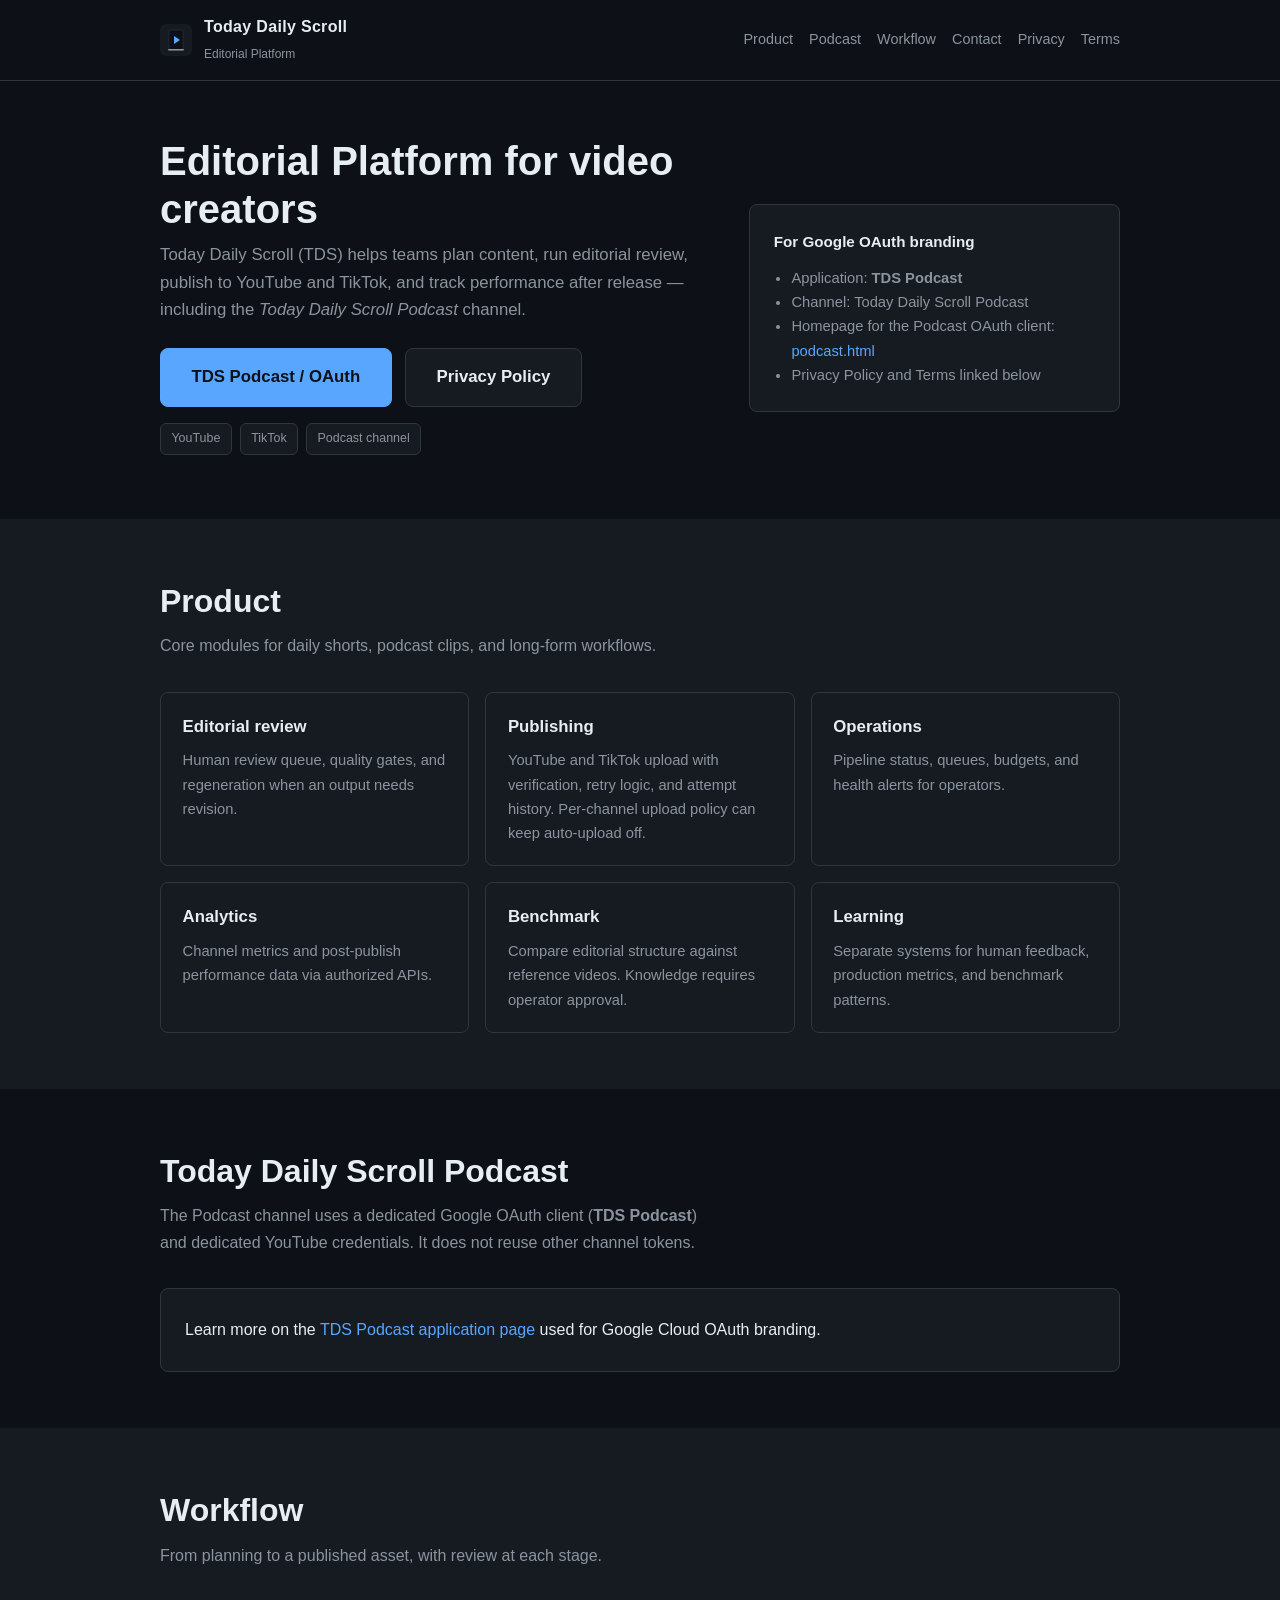
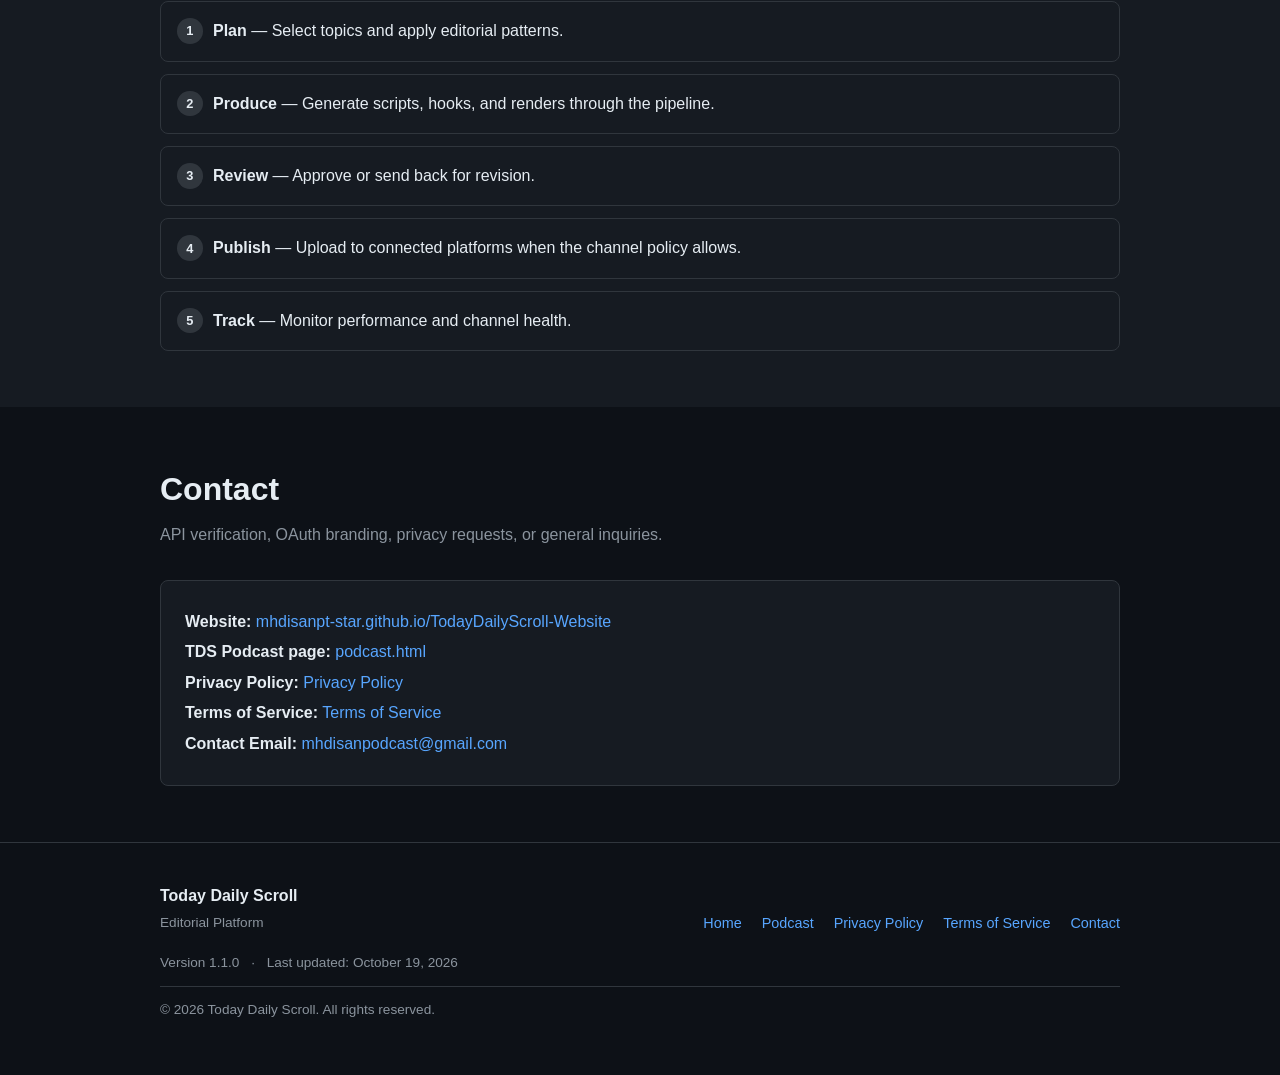
<file: index.html>
<!DOCTYPE html>
<html lang="en">
<head>
  <meta charset="UTF-8" />
  <meta name="viewport" content="width=device-width, initial-scale=1.0" />
  <title>Today Daily Scroll — Editorial Platform for video creators</title>
  <meta name="description" content="Today Daily Scroll (TDS) is an Editorial Platform for planning, reviewing, publishing, and tracking short-form and long-form video content on YouTube and TikTok, including Today Daily Scroll Podcast." />
  <meta name="theme-color" content="#0d1117" />
  <link rel="icon" type="image/svg+xml" href="assets/favicon.svg" />
  <link rel="apple-touch-icon" href="assets/logo.svg" />
  <meta property="og:type" content="website" />
  <meta property="og:title" content="Today Daily Scroll" />
  <meta property="og:description" content="Editorial Platform for planning, reviewing, publishing, and tracking video content." />
  <meta property="og:image" content="assets/logo.svg" />
  <meta property="og:url" content="https://mhdisanpt-star.github.io/TodayDailyScroll-Website/" />
  <meta name="twitter:card" content="summary_large_image" />
  <meta name="twitter:title" content="Today Daily Scroll" />
  <meta name="twitter:description" content="Editorial Platform for video creators." />
  <meta name="twitter:image" content="assets/logo.svg" />
  <link rel="stylesheet" href="assets/style.css" />
  <meta name="google-site-verification" content="w-N6BHMYn5jl2jVueFHNthg6wjy0hJuz6-p8N_y-hfU" />
</head>
<body>
  <a class="skip-link" href="#main-content">Skip to main content</a>
  <header class="site-header">
    <div class="container header-inner">
      <a class="brand" href="index.html" aria-label="Today Daily Scroll home">
        <img src="assets/logo.svg" alt="" width="32" height="32" />
        <div class="brand-text">
          <strong>Today Daily Scroll</strong>
          <span>Editorial Platform</span>
        </div>
      </a>
      <nav class="nav" aria-label="Main navigation">
        <a href="#product">Product</a>
        <a href="#podcast">Podcast</a>
        <a href="#workflow">Workflow</a>
        <a href="#contact">Contact</a>
        <a href="privacy.html">Privacy</a>
        <a href="terms.html">Terms</a>
      </nav>
    </div>
  </header>

  <main id="main-content">
    <section class="hero" id="top">
      <div class="container hero-grid">
        <div>
          <h1>Editorial Platform for video creators</h1>
          <p class="lead">
            Today Daily Scroll (TDS) helps teams plan content, run editorial review,
            publish to YouTube and TikTok, and track performance after release —
            including the <em>Today Daily Scroll Podcast</em> channel.
          </p>
          <div class="hero-cta">
            <a class="btn btn-primary btn-lg" href="podcast.html">TDS Podcast / OAuth</a>
            <a class="btn btn-secondary btn-lg" href="privacy.html">Privacy Policy</a>
          </div>
          <div class="badges" aria-label="Supported platforms">
            <span class="badge">YouTube</span>
            <span class="badge">TikTok</span>
            <span class="badge">Podcast channel</span>
          </div>
        </div>
        <aside class="hero-card" aria-label="For Google OAuth branding">
          <h2>For Google OAuth branding</h2>
          <ul>
            <li>Application: <strong>TDS Podcast</strong></li>
            <li>Channel: Today Daily Scroll Podcast</li>
            <li>Homepage for the Podcast OAuth client: <a href="podcast.html">podcast.html</a></li>
            <li>Privacy Policy and Terms linked below</li>
          </ul>
        </aside>
      </div>
    </section>

    <section id="product">
      <div class="container">
        <h2 class="section-title">Product</h2>
        <p class="section-desc">Core modules for daily shorts, podcast clips, and long-form workflows.</p>
        <div class="grid-3">
          <article class="card">
            <h3>Editorial review</h3>
            <p>Human review queue, quality gates, and regeneration when an output needs revision.</p>
          </article>
          <article class="card">
            <h3>Publishing</h3>
            <p>YouTube and TikTok upload with verification, retry logic, and attempt history. Per-channel upload policy can keep auto-upload off.</p>
          </article>
          <article class="card">
            <h3>Operations</h3>
            <p>Pipeline status, queues, budgets, and health alerts for operators.</p>
          </article>
          <article class="card">
            <h3>Analytics</h3>
            <p>Channel metrics and post-publish performance data via authorized APIs.</p>
          </article>
          <article class="card">
            <h3>Benchmark</h3>
            <p>Compare editorial structure against reference videos. Knowledge requires operator approval.</p>
          </article>
          <article class="card">
            <h3>Learning</h3>
            <p>Separate systems for human feedback, production metrics, and benchmark patterns.</p>
          </article>
        </div>
      </div>
    </section>

    <section id="podcast">
      <div class="container">
        <h2 class="section-title">Today Daily Scroll Podcast</h2>
        <p class="section-desc">
          The Podcast channel uses a dedicated Google OAuth client (<strong>TDS Podcast</strong>)
          and dedicated YouTube credentials. It does not reuse other channel tokens.
        </p>
        <div class="contact-box">
          <p>
            Learn more on the
            <a href="podcast.html">TDS Podcast application page</a>
            used for Google Cloud OAuth branding.
          </p>
        </div>
      </div>
    </section>

    <section id="workflow">
      <div class="container">
        <h2 class="section-title">Workflow</h2>
        <p class="section-desc">From planning to a published asset, with review at each stage.</p>
        <ol class="steps" aria-label="Editorial workflow steps">
          <li><strong>Plan</strong> — Select topics and apply editorial patterns.</li>
          <li><strong>Produce</strong> — Generate scripts, hooks, and renders through the pipeline.</li>
          <li><strong>Review</strong> — Approve or send back for revision.</li>
          <li><strong>Publish</strong> — Upload to connected platforms when the channel policy allows.</li>
          <li><strong>Track</strong> — Monitor performance and channel health.</li>
        </ol>
      </div>
    </section>

    <section id="contact">
      <div class="container">
        <h2 class="section-title">Contact</h2>
        <p class="section-desc">API verification, OAuth branding, privacy requests, or general inquiries.</p>
        <div class="contact-box">
          <p>
            <strong>Website:</strong>
            <a href="https://mhdisanpt-star.github.io/TodayDailyScroll-Website/">mhdisanpt-star.github.io/TodayDailyScroll-Website</a>
          </p>
          <p>
            <strong>TDS Podcast page:</strong>
            <a href="podcast.html">podcast.html</a>
          </p>
          <p>
            <strong>Privacy Policy:</strong>
            <a href="privacy.html">Privacy Policy</a>
          </p>
          <p>
            <strong>Terms of Service:</strong>
            <a href="terms.html">Terms of Service</a>
          </p>
          <p>
            <strong>Contact Email:</strong>
            <a href="mailto:mhdisanpodcast@gmail.com">mhdisanpodcast@gmail.com</a>
          </p>
        </div>
      </div>
    </section>
  </main>

  <footer class="site-footer">
    <div class="container">
      <div class="footer-grid">
        <div class="footer-brand">
          <strong>Today Daily Scroll</strong>
          <span>Editorial Platform</span>
        </div>
        <nav class="footer-links" aria-label="Footer navigation">
          <a href="index.html">Home</a>
          <a href="podcast.html">Podcast</a>
          <a href="privacy.html">Privacy Policy</a>
          <a href="terms.html">Terms of Service</a>
          <a href="#contact">Contact</a>
        </nav>
      </div>
      <p class="footer-meta">
        <span>Version 1.1.0</span>
        <span aria-hidden="true">·</span>
        <span>Last updated: <time datetime="2026-10-19">October 19, 2026</time></span>
      </p>
      <p class="footer-copy">© 2026 Today Daily Scroll. All rights reserved.</p>
    </div>
  </footer>
</body>
</html>
</file>
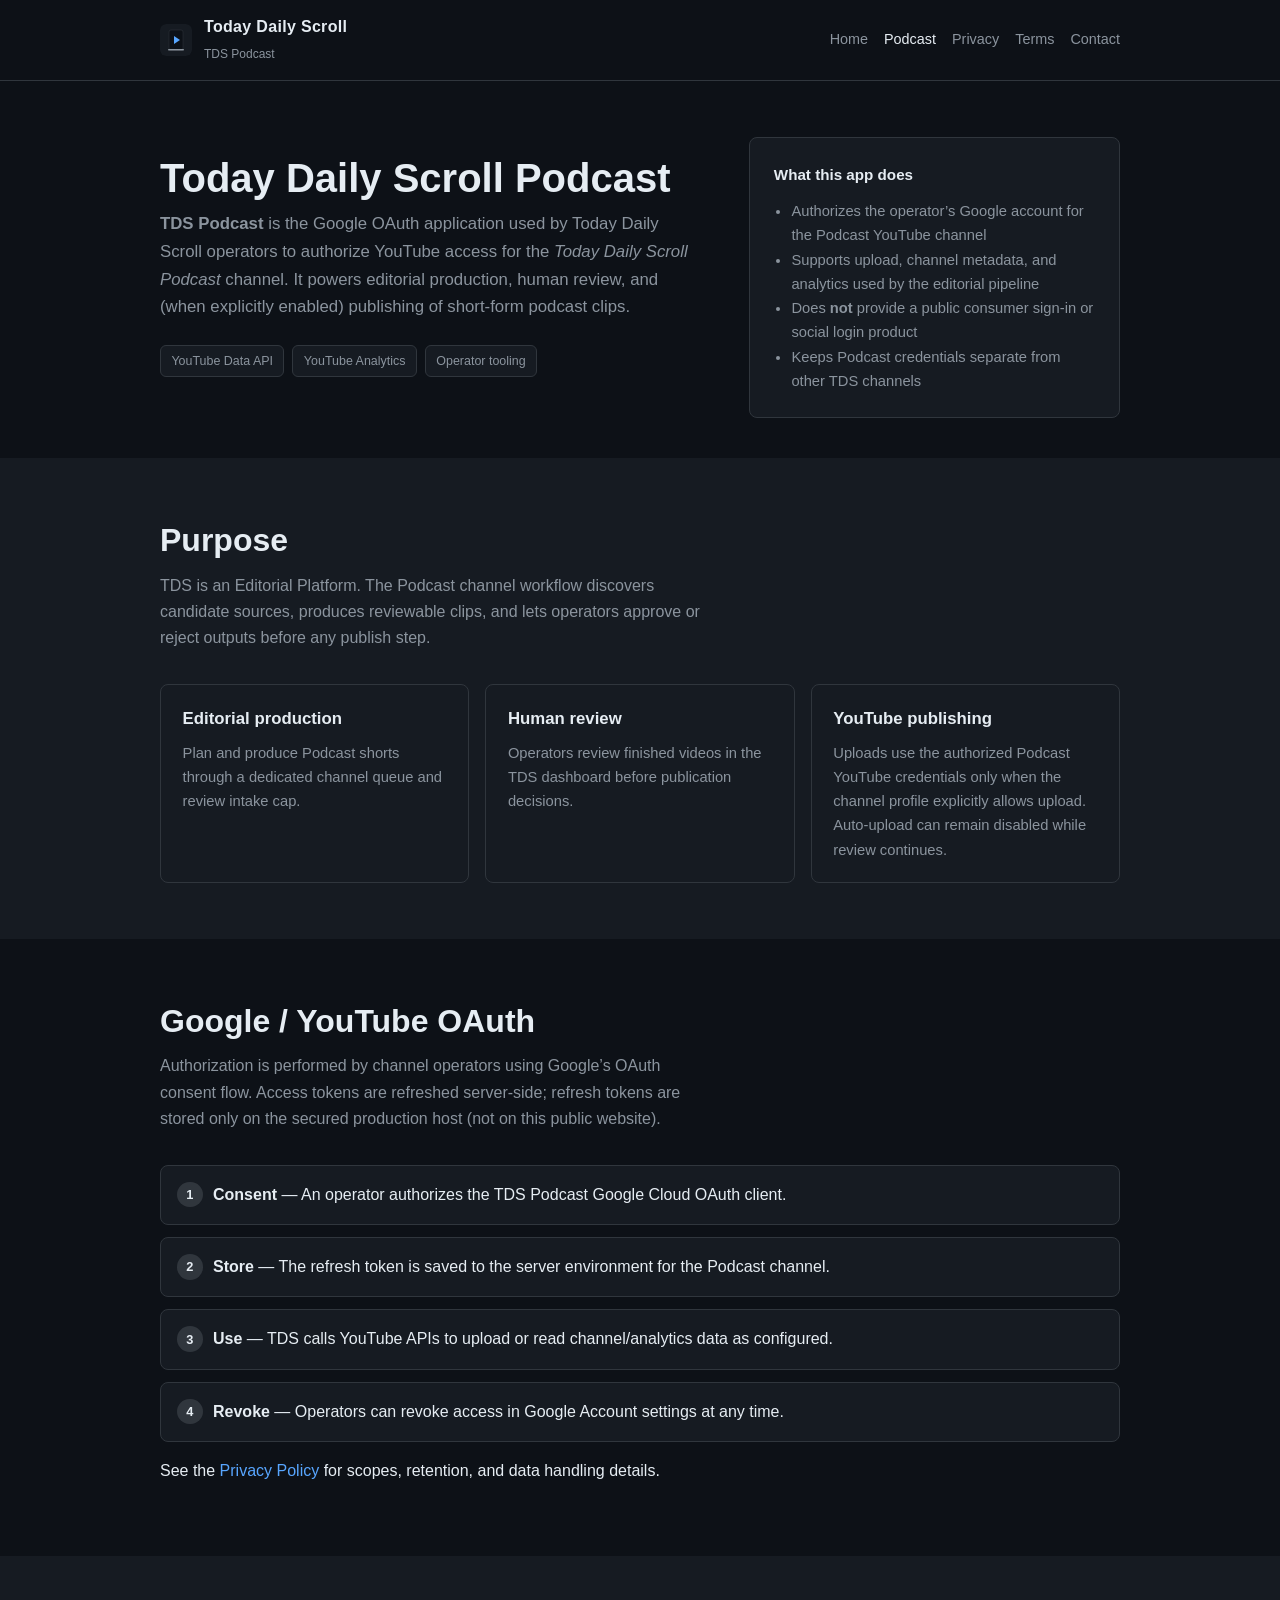
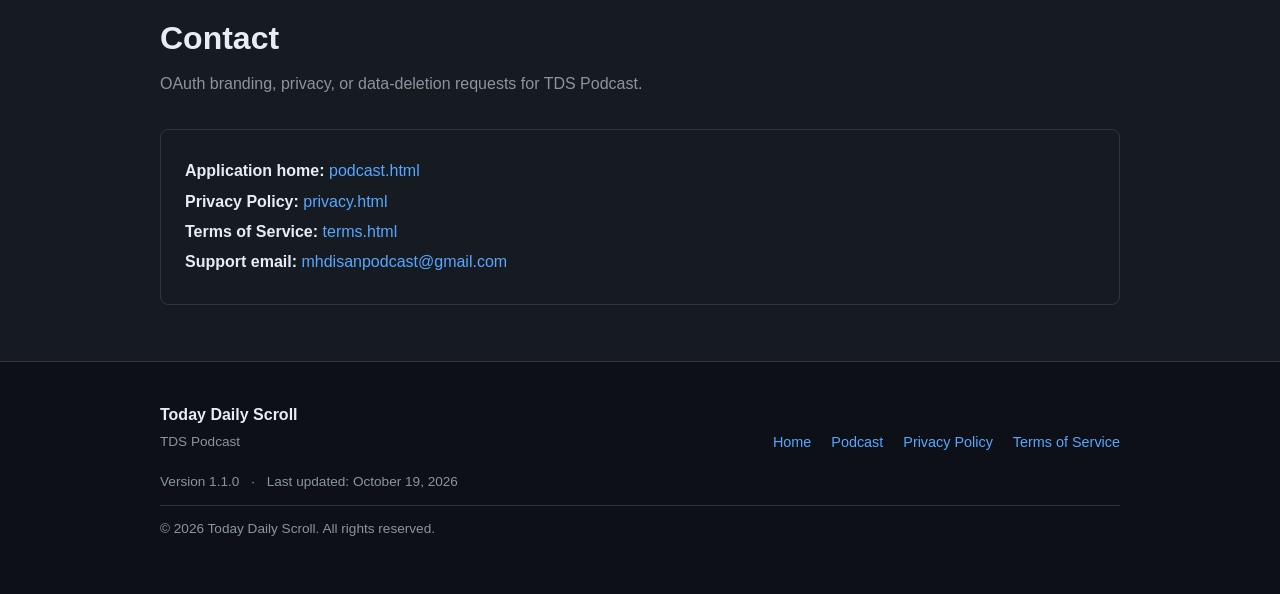
<file: podcast.html>
<!DOCTYPE html>
<html lang="en">
<head>
  <meta charset="UTF-8" />
  <meta name="viewport" content="width=device-width, initial-scale=1.0" />
  <title>TDS Podcast — Today Daily Scroll Podcast</title>
  <meta name="description" content="TDS Podcast is the Today Daily Scroll editorial publishing tool for the Today Daily Scroll Podcast YouTube channel. It uses Google OAuth to authorize YouTube upload and analytics for channel operators." />
  <meta name="theme-color" content="#0d1117" />
  <link rel="icon" type="image/svg+xml" href="assets/favicon.svg" />
  <link rel="apple-touch-icon" href="assets/logo.svg" />
  <meta property="og:type" content="website" />
  <meta property="og:title" content="TDS Podcast — Today Daily Scroll Podcast" />
  <meta property="og:description" content="Operator tooling for planning, reviewing, and publishing Today Daily Scroll Podcast videos to YouTube." />
  <meta property="og:image" content="assets/logo.svg" />
  <meta property="og:url" content="https://mhdisanpt-star.github.io/TodayDailyScroll-Website/podcast.html" />
  <meta name="twitter:card" content="summary" />
  <link rel="stylesheet" href="assets/style.css" />
</head>
<body>
  <a class="skip-link" href="#main-content">Skip to main content</a>
  <header class="site-header">
    <div class="container header-inner">
      <a class="brand" href="index.html" aria-label="Today Daily Scroll home">
        <img src="assets/logo.svg" alt="" width="32" height="32" />
        <div class="brand-text">
          <strong>Today Daily Scroll</strong>
          <span>TDS Podcast</span>
        </div>
      </a>
      <nav class="nav" aria-label="Main navigation">
        <a href="index.html">Home</a>
        <a href="podcast.html" class="active" aria-current="page">Podcast</a>
        <a href="privacy.html">Privacy</a>
        <a href="terms.html">Terms</a>
        <a href="#contact">Contact</a>
      </nav>
    </div>
  </header>

  <main id="main-content">
    <section class="hero" id="top">
      <div class="container hero-grid">
        <div>
          <h1>Today Daily Scroll Podcast</h1>
          <p class="lead">
            <strong>TDS Podcast</strong> is the Google OAuth application used by Today Daily Scroll
            operators to authorize YouTube access for the
            <em>Today Daily Scroll Podcast</em> channel. It powers editorial production, human
            review, and (when explicitly enabled) publishing of short-form podcast clips.
          </p>
          <div class="badges" aria-label="Application type">
            <span class="badge">YouTube Data API</span>
            <span class="badge">YouTube Analytics</span>
            <span class="badge">Operator tooling</span>
          </div>
        </div>
        <aside class="hero-card" aria-label="What this OAuth app does">
          <h2>What this app does</h2>
          <ul>
            <li>Authorizes the operator’s Google account for the Podcast YouTube channel</li>
            <li>Supports upload, channel metadata, and analytics used by the editorial pipeline</li>
            <li>Does <strong>not</strong> provide a public consumer sign-in or social login product</li>
            <li>Keeps Podcast credentials separate from other TDS channels</li>
          </ul>
        </aside>
      </div>
    </section>

    <section id="purpose">
      <div class="container">
        <h2 class="section-title">Purpose</h2>
        <p class="section-desc">
          TDS is an Editorial Platform. The Podcast channel workflow discovers candidate sources,
          produces reviewable clips, and lets operators approve or reject outputs before any publish step.
        </p>
        <div class="grid-3">
          <article class="card">
            <h3>Editorial production</h3>
            <p>Plan and produce Podcast shorts through a dedicated channel queue and review intake cap.</p>
          </article>
          <article class="card">
            <h3>Human review</h3>
            <p>Operators review finished videos in the TDS dashboard before publication decisions.</p>
          </article>
          <article class="card">
            <h3>YouTube publishing</h3>
            <p>
              Uploads use the authorized Podcast YouTube credentials only when the channel profile
              explicitly allows upload. Auto-upload can remain disabled while review continues.
            </p>
          </article>
        </div>
      </div>
    </section>

    <section id="oauth">
      <div class="container">
        <h2 class="section-title">Google / YouTube OAuth</h2>
        <p class="section-desc">
          Authorization is performed by channel operators using Google’s OAuth consent flow.
          Access tokens are refreshed server-side; refresh tokens are stored only on the secured
          production host (not on this public website).
        </p>
        <ol class="steps" aria-label="OAuth usage steps">
          <li><strong>Consent</strong> — An operator authorizes the TDS Podcast Google Cloud OAuth client.</li>
          <li><strong>Store</strong> — The refresh token is saved to the server environment for the Podcast channel.</li>
          <li><strong>Use</strong> — TDS calls YouTube APIs to upload or read channel/analytics data as configured.</li>
          <li><strong>Revoke</strong> — Operators can revoke access in Google Account settings at any time.</li>
        </ol>
        <p>
          See the <a href="privacy.html">Privacy Policy</a> for scopes, retention, and data handling details.
        </p>
      </div>
    </section>

    <section id="contact">
      <div class="container">
        <h2 class="section-title">Contact</h2>
        <p class="section-desc">
          OAuth branding, privacy, or data-deletion requests for TDS Podcast.
        </p>
        <div class="contact-box">
          <p>
            <strong>Application home:</strong>
            <a href="podcast.html">podcast.html</a>
          </p>
          <p>
            <strong>Privacy Policy:</strong>
            <a href="privacy.html">privacy.html</a>
          </p>
          <p>
            <strong>Terms of Service:</strong>
            <a href="terms.html">terms.html</a>
          </p>
          <p>
            <strong>Support email:</strong>
            <a href="mailto:mhdisanpodcast@gmail.com">mhdisanpodcast@gmail.com</a>
           
          </p>
        </div>
      </div>
    </section>
  </main>

  <footer class="site-footer">
    <div class="container">
      <div class="footer-grid">
        <div class="footer-brand">
          <strong>Today Daily Scroll</strong>
          <span>TDS Podcast</span>
        </div>
        <nav class="footer-links" aria-label="Footer navigation">
          <a href="index.html">Home</a>
          <a href="podcast.html" aria-current="page">Podcast</a>
          <a href="privacy.html">Privacy Policy</a>
          <a href="terms.html">Terms of Service</a>
        </nav>
      </div>
      <p class="footer-meta">
        <span>Version 1.1.0</span>
        <span aria-hidden="true">·</span>
        <span>Last updated: <time datetime="2026-10-19">October 19, 2026</time></span>
      </p>
      <p class="footer-copy">© 2026 Today Daily Scroll. All rights reserved.</p>
    </div>
  </footer>
</body>
</html>
</file>
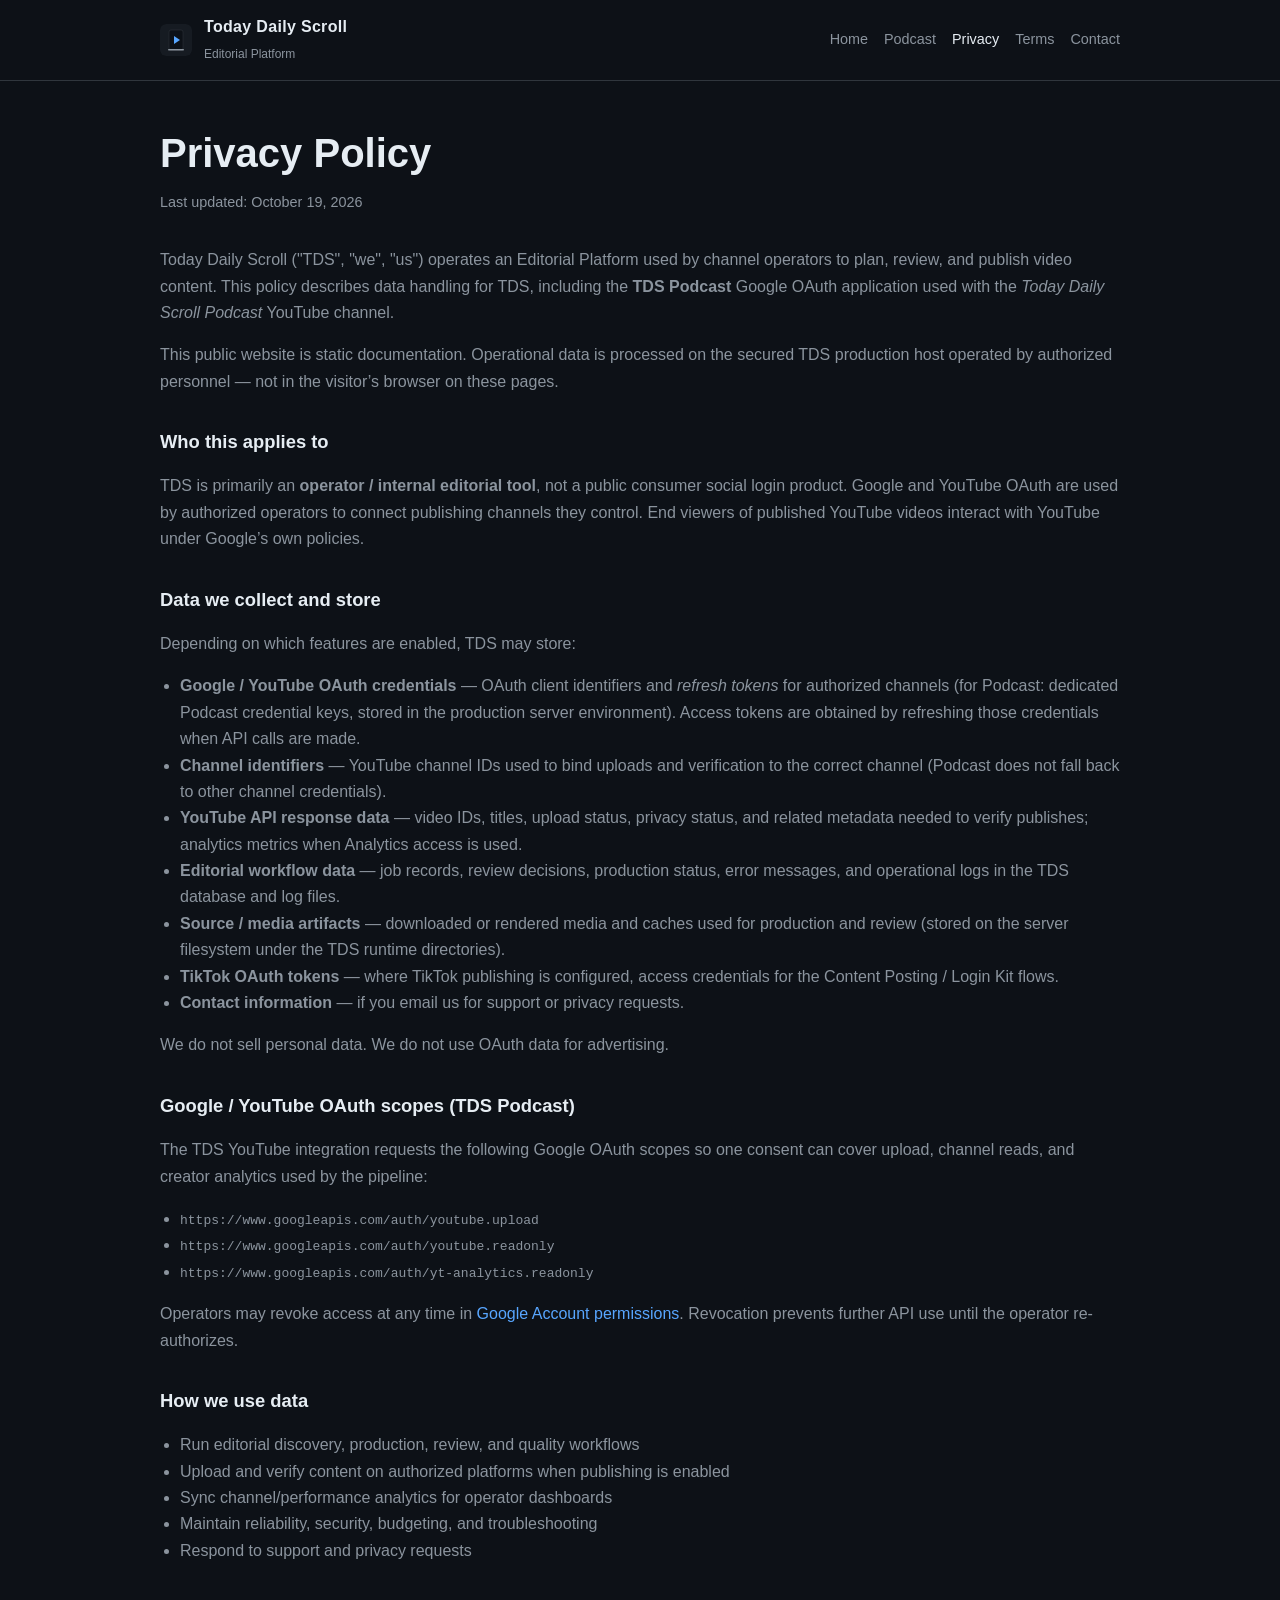
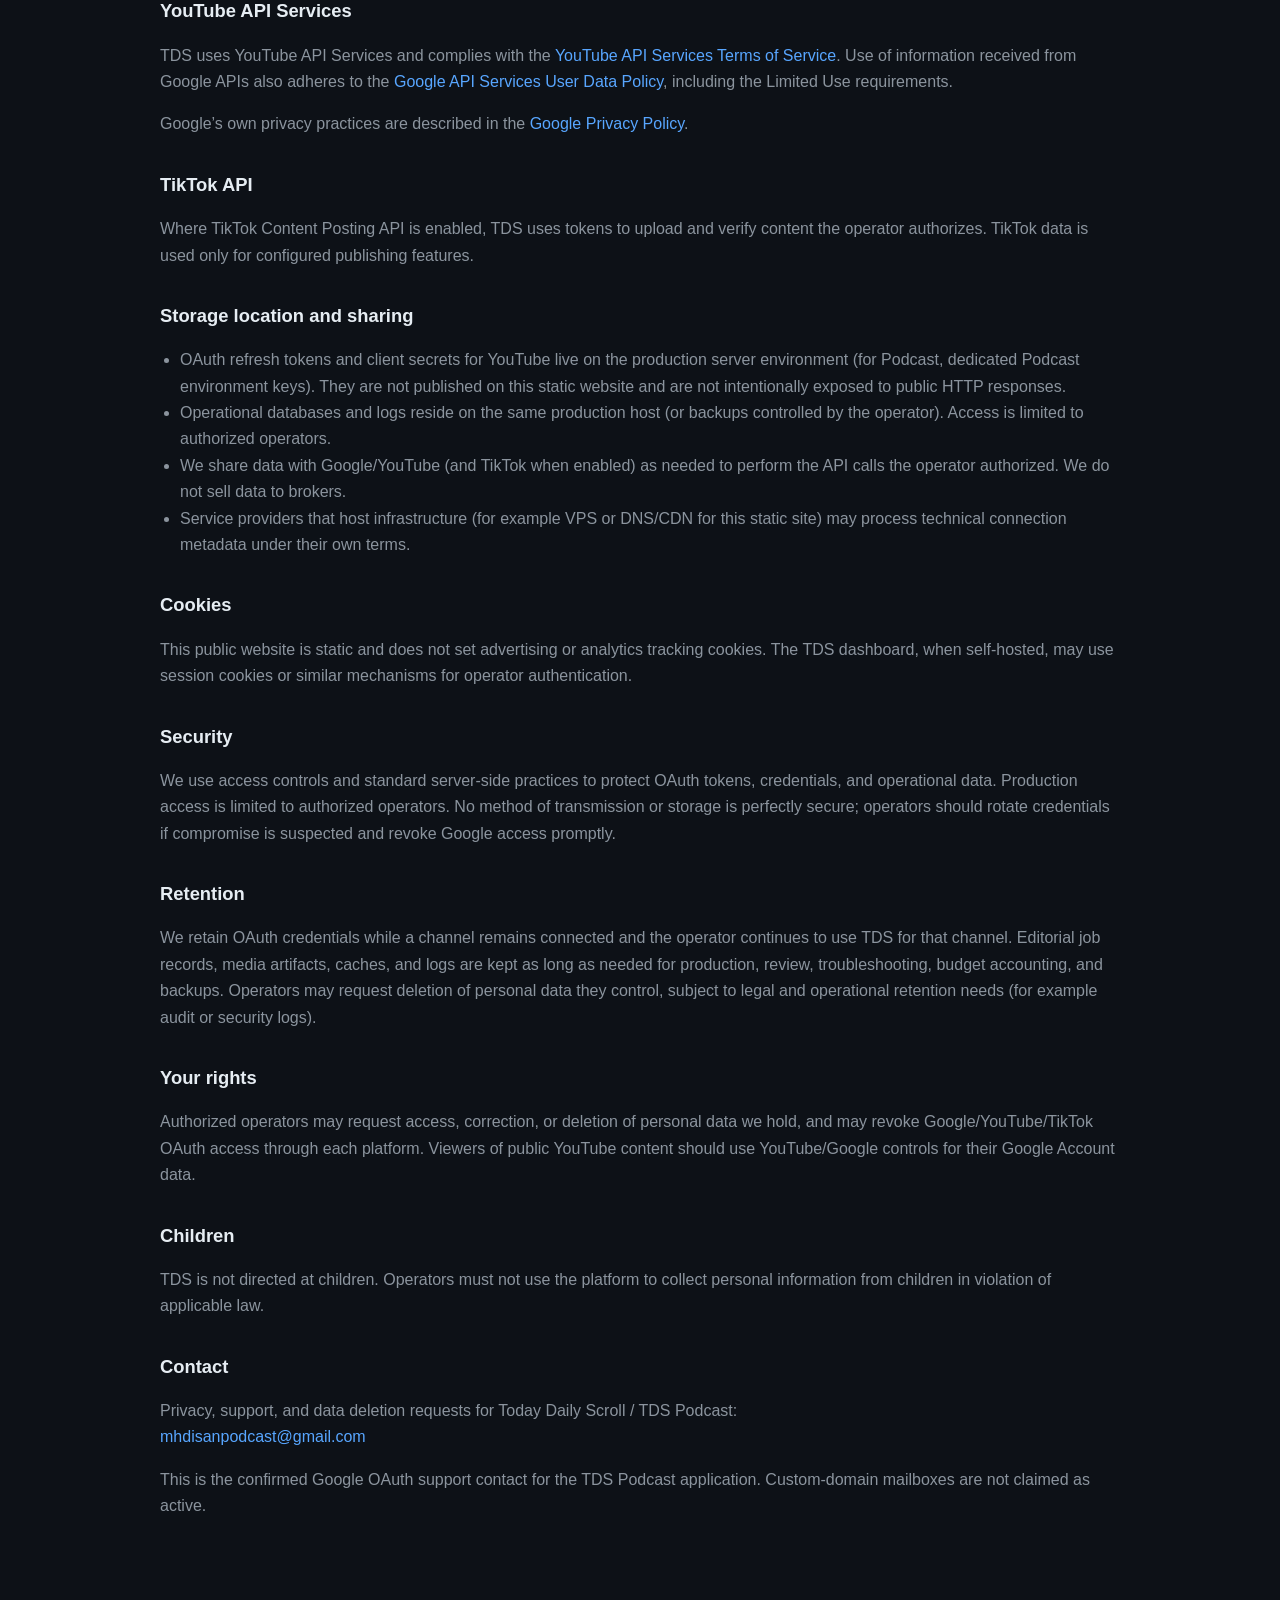
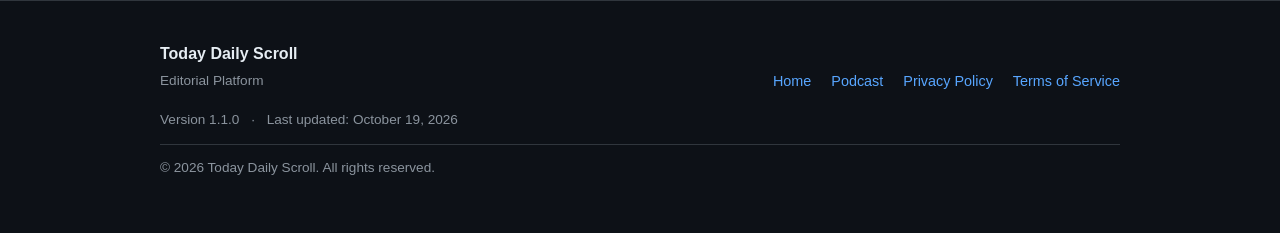
<file: privacy.html>
<!DOCTYPE html>
<html lang="en">
<head>
  <meta charset="UTF-8" />
  <meta name="viewport" content="width=device-width, initial-scale=1.0" />
  <title>Privacy Policy — Today Daily Scroll</title>
  <meta name="description" content="How Today Daily Scroll collects, stores, and uses data for editorial workflows, including Google/YouTube OAuth for TDS Podcast." />
  <meta name="theme-color" content="#0d1117" />
  <link rel="icon" type="image/svg+xml" href="assets/favicon.svg" />
  <meta property="og:title" content="Privacy Policy — Today Daily Scroll" />
  <meta property="og:description" content="Privacy Policy for Today Daily Scroll Editorial Platform and TDS Podcast." />
  <meta property="og:image" content="assets/logo.svg" />
  <meta name="twitter:card" content="summary" />
  <link rel="stylesheet" href="assets/style.css" />
</head>
<body>
  <a class="skip-link" href="#main-content">Skip to main content</a>
  <header class="site-header">
    <div class="container header-inner">
      <a class="brand" href="index.html" aria-label="Today Daily Scroll home">
        <img src="assets/logo.svg" alt="" width="32" height="32" />
        <div class="brand-text">
          <strong>Today Daily Scroll</strong>
          <span>Editorial Platform</span>
        </div>
      </a>
      <nav class="nav" aria-label="Main navigation">
        <a href="index.html">Home</a>
        <a href="podcast.html">Podcast</a>
        <a href="privacy.html" class="active" aria-current="page">Privacy</a>
        <a href="terms.html">Terms</a>
        <a href="index.html#contact">Contact</a>
      </nav>
    </div>
  </header>

  <main class="legal" id="main-content">
    <div class="container">
      <h1>Privacy Policy</h1>
      <p class="updated">Last updated: <time datetime="2026-10-19">October 19, 2026</time></p>

      <p>
        Today Daily Scroll ("TDS", "we", "us") operates an Editorial Platform used by channel
        operators to plan, review, and publish video content. This policy describes data handling
        for TDS, including the <strong>TDS Podcast</strong> Google OAuth application used with the
        <em>Today Daily Scroll Podcast</em> YouTube channel.
      </p>
      <p>
        This public website is static documentation. Operational data is processed on the secured
        TDS production host operated by authorized personnel — not in the visitor’s browser on these pages.
      </p>

      <h2>Who this applies to</h2>
      <p>
        TDS is primarily an <strong>operator / internal editorial tool</strong>, not a public consumer
        social login product. Google and YouTube OAuth are used by authorized operators to connect
        publishing channels they control. End viewers of published YouTube videos interact with
        YouTube under Google’s own policies.
      </p>

      <h2>Data we collect and store</h2>
      <p>Depending on which features are enabled, TDS may store:</p>
      <ul>
        <li>
          <strong>Google / YouTube OAuth credentials</strong> — OAuth client identifiers and
          <em>refresh tokens</em> for authorized channels (for Podcast: dedicated Podcast credential
          keys, stored in the production server environment). Access tokens are obtained by refreshing
          those credentials when API calls are made.
        </li>
        <li>
          <strong>Channel identifiers</strong> — YouTube channel IDs used to bind uploads and
          verification to the correct channel (Podcast does not fall back to other channel credentials).
        </li>
        <li>
          <strong>YouTube API response data</strong> — video IDs, titles, upload status, privacy status,
          and related metadata needed to verify publishes; analytics metrics when Analytics access is used.
        </li>
        <li>
          <strong>Editorial workflow data</strong> — job records, review decisions, production status,
          error messages, and operational logs in the TDS database and log files.
        </li>
        <li>
          <strong>Source / media artifacts</strong> — downloaded or rendered media and caches used for
          production and review (stored on the server filesystem under the TDS runtime directories).
        </li>
        <li>
          <strong>TikTok OAuth tokens</strong> — where TikTok publishing is configured, access credentials
          for the Content Posting / Login Kit flows.
        </li>
        <li>
          <strong>Contact information</strong> — if you email us for support or privacy requests.
        </li>
      </ul>
      <p>We do not sell personal data. We do not use OAuth data for advertising.</p>

      <h2>Google / YouTube OAuth scopes (TDS Podcast)</h2>
      <p>
        The TDS YouTube integration requests the following Google OAuth scopes so one consent can
        cover upload, channel reads, and creator analytics used by the pipeline:
      </p>
      <ul>
        <li><code>https://www.googleapis.com/auth/youtube.upload</code></li>
        <li><code>https://www.googleapis.com/auth/youtube.readonly</code></li>
        <li><code>https://www.googleapis.com/auth/yt-analytics.readonly</code></li>
      </ul>
      <p>
        Operators may revoke access at any time in
        <a href="https://myaccount.google.com/permissions" target="_blank" rel="noopener noreferrer">Google Account permissions</a>.
        Revocation prevents further API use until the operator re-authorizes.
      </p>

      <h2>How we use data</h2>
      <ul>
        <li>Run editorial discovery, production, review, and quality workflows</li>
        <li>Upload and verify content on authorized platforms when publishing is enabled</li>
        <li>Sync channel/performance analytics for operator dashboards</li>
        <li>Maintain reliability, security, budgeting, and troubleshooting</li>
        <li>Respond to support and privacy requests</li>
      </ul>

      <h2>YouTube API Services</h2>
      <p>
        TDS uses YouTube API Services and complies with the
        <a href="https://developers.google.com/youtube/terms/api-services-terms-of-service" target="_blank" rel="noopener noreferrer">YouTube API Services Terms of Service</a>.
        Use of information received from Google APIs also adheres to the
        <a href="https://developers.google.com/terms/api-services-user-data-policy" target="_blank" rel="noopener noreferrer">Google API Services User Data Policy</a>,
        including the Limited Use requirements.
      </p>
      <p>
        Google’s own privacy practices are described in the
        <a href="https://policies.google.com/privacy" target="_blank" rel="noopener noreferrer">Google Privacy Policy</a>.
      </p>

      <h2>TikTok API</h2>
      <p>
        Where TikTok Content Posting API is enabled, TDS uses tokens to upload and verify content
        the operator authorizes. TikTok data is used only for configured publishing features.
      </p>

      <h2>Storage location and sharing</h2>
      <ul>
        <li>
          OAuth refresh tokens and client secrets for YouTube live on the production server
          environment (for Podcast, dedicated Podcast environment keys). They are not published on
          this static website and are not intentionally exposed to public HTTP responses.
        </li>
        <li>
          Operational databases and logs reside on the same production host (or backups controlled
          by the operator). Access is limited to authorized operators.
        </li>
        <li>
          We share data with Google/YouTube (and TikTok when enabled) as needed to perform the API
          calls the operator authorized. We do not sell data to brokers.
        </li>
        <li>
          Service providers that host infrastructure (for example VPS or DNS/CDN for this static site)
          may process technical connection metadata under their own terms.
        </li>
      </ul>

      <h2>Cookies</h2>
      <p>
        This public website is static and does not set advertising or analytics tracking cookies.
        The TDS dashboard, when self-hosted, may use session cookies or similar mechanisms for
        operator authentication.
      </p>

      <h2>Security</h2>
      <p>
        We use access controls and standard server-side practices to protect OAuth tokens,
        credentials, and operational data. Production access is limited to authorized operators.
        No method of transmission or storage is perfectly secure; operators should rotate credentials
        if compromise is suspected and revoke Google access promptly.
      </p>

      <h2>Retention</h2>
      <p>
        We retain OAuth credentials while a channel remains connected and the operator continues to
        use TDS for that channel. Editorial job records, media artifacts, caches, and logs are kept
        as long as needed for production, review, troubleshooting, budget accounting, and backups.
        Operators may request deletion of personal data they control, subject to legal and operational
        retention needs (for example audit or security logs).
      </p>

      <h2>Your rights</h2>
      <p>
        Authorized operators may request access, correction, or deletion of personal data we hold,
        and may revoke Google/YouTube/TikTok OAuth access through each platform. Viewers of public
        YouTube content should use YouTube/Google controls for their Google Account data.
      </p>

      <h2>Children</h2>
      <p>
        TDS is not directed at children. Operators must not use the platform to collect personal
        information from children in violation of applicable law.
      </p>

            <h2>Contact</h2>
      <p>
        Privacy, support, and data deletion requests for Today Daily Scroll / TDS Podcast:<br />
        <a href="mailto:mhdisanpodcast@gmail.com">mhdisanpodcast@gmail.com</a>
      </p>
      <p>
        This is the confirmed Google OAuth support contact for the TDS Podcast application.
        Custom-domain mailboxes are not claimed as active.
      </p>

    </div>
  </main>

  <footer class="site-footer">
    <div class="container">
      <div class="footer-grid">
        <div class="footer-brand">
          <strong>Today Daily Scroll</strong>
          <span>Editorial Platform</span>
        </div>
        <nav class="footer-links" aria-label="Footer navigation">
          <a href="index.html">Home</a>
          <a href="podcast.html">Podcast</a>
          <a href="privacy.html" aria-current="page">Privacy Policy</a>
          <a href="terms.html">Terms of Service</a>
        </nav>
      </div>
      <p class="footer-meta">
        <span>Version 1.1.0</span>
        <span aria-hidden="true">·</span>
        <span>Last updated: <time datetime="2026-10-19">October 19, 2026</time></span>
      </p>
      <p class="footer-copy">© 2026 Today Daily Scroll. All rights reserved.</p>
    </div>
  </footer>
</body>
</html>
</file>
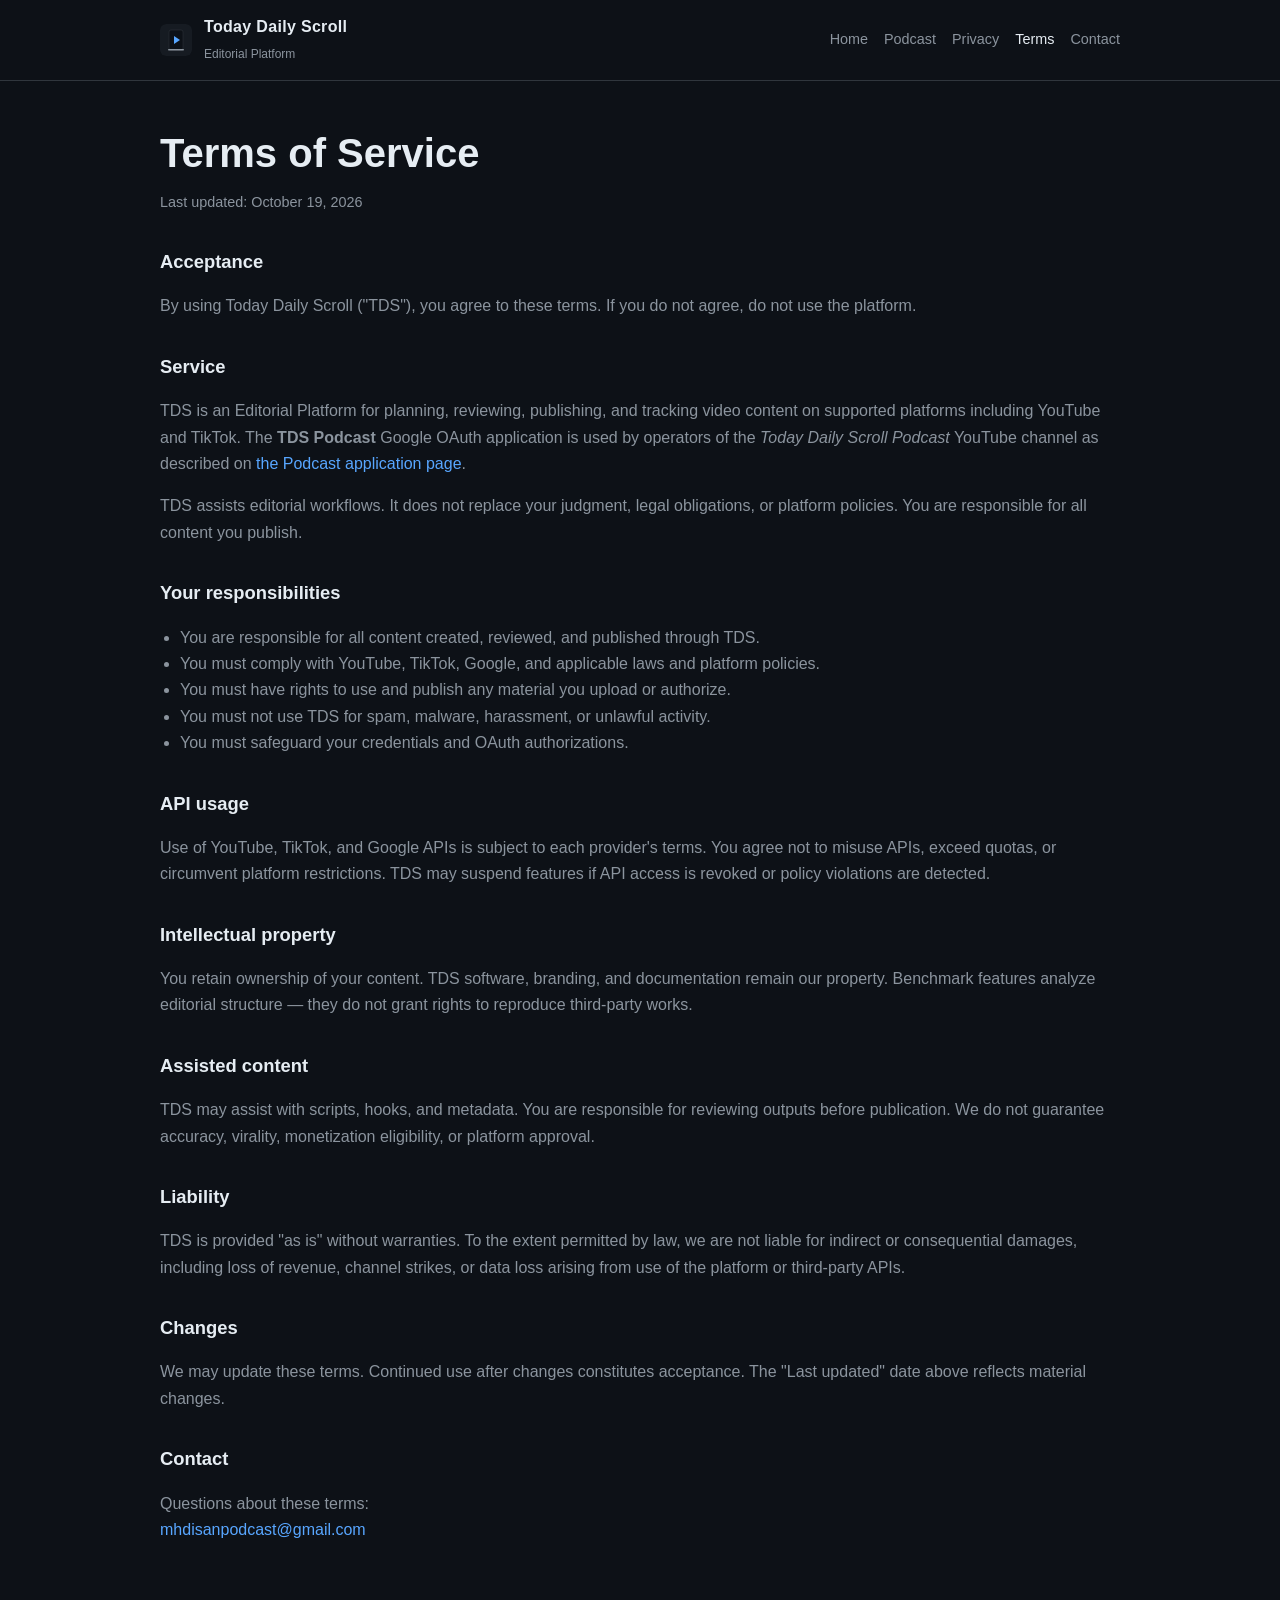
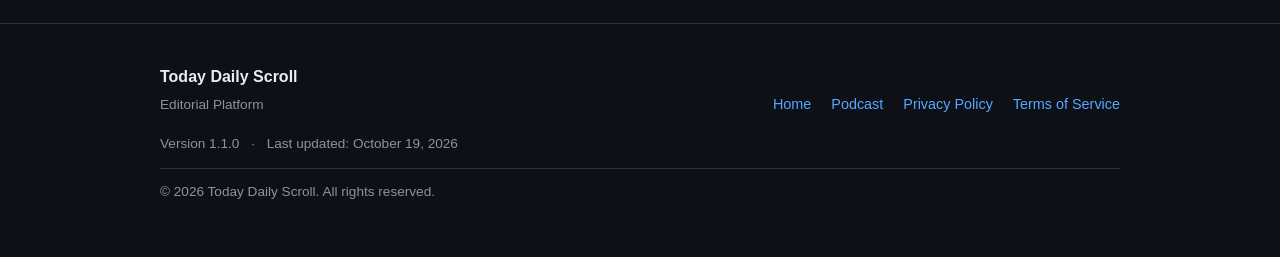
<file: terms.html>
<!DOCTYPE html>
<html lang="en">
<head>
  <meta charset="UTF-8" />
  <meta name="viewport" content="width=device-width, initial-scale=1.0" />
  <title>Terms of Service — Today Daily Scroll</title>
  <meta name="description" content="Terms of Service for the Today Daily Scroll Editorial Platform." />
  <meta name="theme-color" content="#0d1117" />
  <link rel="icon" type="image/svg+xml" href="assets/favicon.svg" />
  <meta property="og:title" content="Terms of Service — Today Daily Scroll" />
  <meta property="og:description" content="Terms of Service for Today Daily Scroll Editorial Platform." />
  <meta property="og:image" content="assets/logo.svg" />
  <meta name="twitter:card" content="summary" />
  <link rel="stylesheet" href="assets/style.css" />
</head>
<body>
  <a class="skip-link" href="#main-content">Skip to main content</a>
  <header class="site-header">
    <div class="container header-inner">
      <a class="brand" href="index.html" aria-label="Today Daily Scroll home">
        <img src="assets/logo.svg" alt="" width="32" height="32" />
        <div class="brand-text">
          <strong>Today Daily Scroll</strong>
          <span>Editorial Platform</span>
        </div>
      </a>
      <nav class="nav" aria-label="Main navigation">
        <a href="index.html">Home</a>
        <a href="podcast.html">Podcast</a>
        <a href="privacy.html">Privacy</a>
        <a href="terms.html" class="active" aria-current="page">Terms</a>
        <a href="index.html#contact">Contact</a>
      </nav>
    </div>
  </header>

  <main class="legal" id="main-content">
    <div class="container">
      <h1>Terms of Service</h1>
      <p class="updated">Last updated: <time datetime="2026-10-19">October 19, 2026</time></p>

      <h2>Acceptance</h2>
      <p>
        By using Today Daily Scroll ("TDS"), you agree to these terms. If you do not agree, do not use the platform.
      </p>

      <h2>Service</h2>
      <p>
        TDS is an Editorial Platform for planning, reviewing, publishing, and tracking video content
        on supported platforms including YouTube and TikTok. The
        <strong>TDS Podcast</strong> Google OAuth application is used by operators of the
        <em>Today Daily Scroll Podcast</em> YouTube channel as described on
        <a href="podcast.html">the Podcast application page</a>.
      </p>
      <p>
        TDS assists editorial workflows. It does not replace your judgment, legal obligations,
        or platform policies. You are responsible for all content you publish.
      </p>

      <h2>Your responsibilities</h2>
      <ul>
        <li>You are responsible for all content created, reviewed, and published through TDS.</li>
        <li>You must comply with YouTube, TikTok, Google, and applicable laws and platform policies.</li>
        <li>You must have rights to use and publish any material you upload or authorize.</li>
        <li>You must not use TDS for spam, malware, harassment, or unlawful activity.</li>
        <li>You must safeguard your credentials and OAuth authorizations.</li>
      </ul>

      <h2>API usage</h2>
      <p>
        Use of YouTube, TikTok, and Google APIs is subject to each provider's terms.
        You agree not to misuse APIs, exceed quotas, or circumvent platform restrictions.
        TDS may suspend features if API access is revoked or policy violations are detected.
      </p>

      <h2>Intellectual property</h2>
      <p>
        You retain ownership of your content. TDS software, branding, and documentation remain our property.
        Benchmark features analyze editorial structure — they do not grant rights to reproduce third-party works.
      </p>

      <h2>Assisted content</h2>
      <p>
        TDS may assist with scripts, hooks, and metadata. You are responsible for reviewing outputs before publication.
        We do not guarantee accuracy, virality, monetization eligibility, or platform approval.
      </p>

      <h2>Liability</h2>
      <p>
        TDS is provided "as is" without warranties. To the extent permitted by law, we are not liable
        for indirect or consequential damages, including loss of revenue, channel strikes, or data loss
        arising from use of the platform or third-party APIs.
      </p>

      <h2>Changes</h2>
      <p>
        We may update these terms. Continued use after changes constitutes acceptance.
        The "Last updated" date above reflects material changes.
      </p>

      <h2>Contact</h2>
      <p>
        Questions about these terms:<br />
        <a href="mailto:mhdisanpodcast@gmail.com">mhdisanpodcast@gmail.com</a>
      </p>
    </div>
  </main>

  <footer class="site-footer">
    <div class="container">
      <div class="footer-grid">
        <div class="footer-brand">
          <strong>Today Daily Scroll</strong>
          <span>Editorial Platform</span>
        </div>
        <nav class="footer-links" aria-label="Footer navigation">
          <a href="index.html">Home</a>
          <a href="podcast.html">Podcast</a>
          <a href="privacy.html">Privacy Policy</a>
          <a href="terms.html" aria-current="page">Terms of Service</a>
        </nav>
      </div>
      <p class="footer-meta">
        <span>Version 1.1.0</span>
        <span aria-hidden="true">·</span>
        <span>Last updated: <time datetime="2026-10-19">October 19, 2026</time></span>
      </p>
      <p class="footer-copy">© 2026 Today Daily Scroll. All rights reserved.</p>
    </div>
  </footer>
</body>
</html>
</file>
<file: assets/style.css>
/* Today Daily Scroll — Public Website */
:root {
  --bg: #0d1117;
  --bg-elevated: #161b22;
  --surface: #161b22;
  --border: #30363d;
  --text: #e6edf3;
  --muted: #8b949e;
  --accent: #58a6ff;
  --radius: 8px;
  --max: 960px;
  --font: -apple-system, BlinkMacSystemFont, "Segoe UI", Helvetica, Arial, sans-serif;
}

*,
*::before,
*::after {
  box-sizing: border-box;
}

html {
  scroll-behavior: smooth;
}

@media (prefers-reduced-motion: reduce) {
  html {
    scroll-behavior: auto;
  }
}

body {
  margin: 0;
  font-family: var(--font);
  background: var(--bg);
  color: var(--text);
  line-height: 1.65;
  -webkit-font-smoothing: antialiased;
}

a {
  color: var(--accent);
  text-decoration: none;
}

a:hover {
  text-decoration: underline;
}

a:focus-visible {
  outline: 2px solid var(--accent);
  outline-offset: 2px;
  border-radius: 2px;
}

.skip-link {
  position: absolute;
  left: -9999px;
  top: 0;
  z-index: 200;
  padding: 0.5rem 1rem;
  background: var(--accent);
  color: var(--bg);
  font-weight: 600;
}

.skip-link:focus {
  left: 1rem;
  top: 1rem;
}

img {
  max-width: 100%;
  height: auto;
}

.container {
  width: min(100% - 2rem, var(--max));
  margin-inline: auto;
}

/* Header */
.site-header {
  position: sticky;
  top: 0;
  z-index: 100;
  background: var(--bg);
  border-bottom: 1px solid var(--border);
}

.header-inner {
  display: flex;
  align-items: center;
  justify-content: space-between;
  gap: 1rem;
  padding: 0.85rem 0;
}

.brand {
  display: flex;
  align-items: center;
  gap: 0.75rem;
  color: var(--text);
  text-decoration: none;
}

.brand:hover {
  text-decoration: none;
}

.brand img {
  width: 32px;
  height: 32px;
  border-radius: 6px;
}

.brand-text strong {
  display: block;
  font-size: 1rem;
  letter-spacing: 0.02em;
}

.brand-text span {
  font-size: 0.75rem;
  color: var(--muted);
}

.nav {
  display: flex;
  flex-wrap: wrap;
  gap: 0.35rem 1rem;
  align-items: center;
}

.nav a {
  color: var(--muted);
  font-size: 0.9rem;
}

.nav a:hover,
.nav a.active {
  color: var(--text);
  text-decoration: none;
}

/* Hero */
.hero {
  padding: 3.5rem 0 2.5rem;
}

.hero-grid {
  position: relative;
  display: grid;
  gap: 2rem;
  align-items: center;
}

@media (min-width: 860px) {
  .hero-grid {
    grid-template-columns: 1.2fr 0.8fr;
  }
}

/* Sections */
section {
  padding: 3.5rem 0;
}

h1 {
  font-size: clamp(1.75rem, 4vw, 2.5rem);
  line-height: 1.2;
  margin: 0 0 0.5rem;
  color: var(--text);
  font-weight: 600;
}

.lead {
  font-size: 1.05rem;
  color: var(--muted);
  max-width: 58ch;
  margin: 0 0 1.5rem;
}

.badges {
  display: flex;
  flex-wrap: wrap;
  gap: 0.5rem;
  margin-bottom: 1.5rem;
}

.badge {
  display: inline-flex;
  align-items: center;
  gap: 0.35rem;
  padding: 0.3rem 0.65rem;
  border-radius: 6px;
  font-size: 0.78rem;
  font-weight: 500;
  border: 1px solid var(--border);
  background: var(--bg-elevated);
  color: var(--muted);
}

.hero-card {
  background: var(--surface);
  border: 1px solid var(--border);
  border-radius: var(--radius);
  padding: 1.5rem;
}

.hero-card h2 {
  margin: 0 0 0.75rem;
  font-size: 0.95rem;
  font-weight: 600;
  color: var(--text);
}

.hero-card ul {
  margin: 0;
  padding-left: 1.1rem;
  color: var(--muted);
  font-size: 0.92rem;
}

section:nth-child(even) {
  background: var(--bg-elevated);
}

.section-title {
  margin: 0 0 0.35rem;
  font-size: clamp(1.5rem, 3vw, 2rem);
}

.section-desc {
  margin: 0 0 2rem;
  color: var(--muted);
  max-width: 62ch;
}

.grid-3 {
  display: grid;
  gap: 1rem;
}

@media (min-width: 720px) {
  .grid-3 {
    grid-template-columns: repeat(3, 1fr);
  }
}

.card {
  background: var(--surface);
  border: 1px solid var(--border);
  border-radius: var(--radius);
  padding: 1.25rem 1.35rem;
}

.card h3 {
  margin: 0 0 0.5rem;
  font-size: 1.05rem;
  color: var(--text);
}

.card p {
  margin: 0;
  color: var(--muted);
  font-size: 0.92rem;
}

.steps {
  counter-reset: step;
  list-style: none;
  padding: 0;
  margin: 0;
  display: grid;
  gap: 0.75rem;
}

.steps li {
  counter-increment: step;
  background: var(--surface);
  border: 1px solid var(--border);
  border-radius: var(--radius);
  padding: 1rem 1.25rem 1rem 3.25rem;
  position: relative;
}

.steps li::before {
  content: counter(step);
  position: absolute;
  left: 1rem;
  top: 1rem;
  width: 1.6rem;
  height: 1.6rem;
  border-radius: 50%;
  background: var(--border);
  color: var(--text);
  font-size: 0.8rem;
  font-weight: 600;
  display: grid;
  place-items: center;
}

/* Call-to-action buttons */
.hero-cta {
  display: flex;
  flex-wrap: wrap;
  gap: 0.85rem;
  margin: 0 0 1rem;
}

.cta-group {
  display: flex;
  flex-wrap: wrap;
  gap: 0.75rem;
}

.btn {
  display: inline-flex;
  align-items: center;
  justify-content: center;
  gap: 0.4rem;
  padding: 0.7rem 1.5rem;
  border-radius: var(--radius);
  font-size: 0.95rem;
  font-weight: 600;
  border: 1px solid transparent;
  cursor: pointer;
  transition: background 0.15s ease, border-color 0.15s ease, color 0.15s ease;
}

.btn:hover {
  text-decoration: none;
}

.btn-primary {
  background: var(--accent);
  color: #0d1117;
  border-color: var(--accent);
}

.btn-primary:hover {
  background: #79b8ff;
  border-color: #79b8ff;
}

.btn-secondary {
  background: var(--surface);
  color: var(--text);
  border-color: var(--border);
}

.btn-secondary:hover {
  border-color: var(--accent);
  color: var(--accent);
}

.btn-lg {
  padding: 0.9rem 1.9rem;
  font-size: 1.05rem;
}

.cta-note {
  margin: 0 0 1.5rem;
  color: var(--muted);
  font-size: 0.85rem;
  font-style: italic;
}

/* TikTok Integration flow */
.integration-layout {
  display: grid;
  gap: 2rem;
}

@media (min-width: 860px) {
  .integration-layout {
    grid-template-columns: minmax(220px, 280px) 1fr;
    align-items: start;
  }
}

.flow-steps {
  list-style: none;
  margin: 0;
  padding: 0;
  display: flex;
  flex-direction: column;
  gap: 0;
}

.flow-step {
  position: relative;
  background: var(--surface);
  border: 1px solid var(--border);
  border-radius: var(--radius);
  padding: 0.85rem 1rem 0.85rem 2.5rem;
  font-size: 0.95rem;
  font-weight: 500;
  color: var(--text);
}

.flow-step::before {
  content: "↓";
  position: absolute;
  left: 50%;
  bottom: -1.1rem;
  transform: translateX(-50%);
  color: var(--accent);
  font-size: 1rem;
  line-height: 1;
  z-index: 1;
}

.flow-step:last-child::before {
  content: none;
}

.flow-step + .flow-step {
  margin-top: 1.5rem;
}

.flow-step::after {
  content: "";
  position: absolute;
  left: 1rem;
  top: 50%;
  transform: translateY(-50%);
  width: 0.5rem;
  height: 0.5rem;
  border-radius: 50%;
  background: var(--accent);
}

.dashboard-preview {
  margin: 0;
  background: var(--surface);
  border: 1px solid var(--border);
  border-radius: var(--radius);
  overflow: hidden;
}

.dashboard-preview img {
  display: block;
  width: 100%;
  height: auto;
  vertical-align: middle;
}

.dashboard-preview figcaption {
  padding: 1rem 1.25rem;
  color: var(--muted);
  font-size: 0.9rem;
  border-top: 1px solid var(--border);
}

.contact-box {
  background: var(--surface);
  border: 1px solid var(--border);
  border-radius: var(--radius);
  padding: 1.5rem;
}

.contact-box p {
  margin: 0.25rem 0;
}

.contact-note {
  margin-top: 1rem;
  color: var(--muted);
  font-size: 0.9rem;
}

/* Legal pages */
.legal {
  padding: 3rem 0 4rem;
}

.legal h1 {
  margin-bottom: 0.25rem;
}

.legal .updated {
  color: var(--muted);
  font-size: 0.9rem;
  margin-bottom: 2rem;
}

.legal h2 {
  margin: 2rem 0 0.75rem;
  font-size: 1.15rem;
  font-weight: 600;
  color: var(--text);
}

.legal p,
.legal li {
  color: var(--muted);
}

.legal ul {
  padding-left: 1.25rem;
}

/* Footer */
.site-footer {
  border-top: 1px solid var(--border);
  padding: 2.5rem 0;
  background: var(--bg);
}

.footer-grid {
  display: grid;
  gap: 1.5rem;
}

@media (min-width: 640px) {
  .footer-grid {
    grid-template-columns: 1fr auto;
    align-items: end;
  }
}

.footer-brand strong {
  display: block;
  font-size: 1rem;
}

.footer-brand span {
  color: var(--muted);
  font-size: 0.85rem;
}

.footer-links {
  display: flex;
  flex-wrap: wrap;
  gap: 0.75rem 1.25rem;
  font-size: 0.9rem;
}

.footer-meta {
  margin: 1rem 0 0;
  color: var(--muted);
  font-size: 0.85rem;
}

.footer-meta span + span {
  margin-left: 0.5rem;
}

.footer-copy {
  margin-top: 0.75rem;
  padding-top: 0.75rem;
  border-top: 1px solid var(--border);
  color: var(--muted);
  font-size: 0.85rem;
}
</file>
